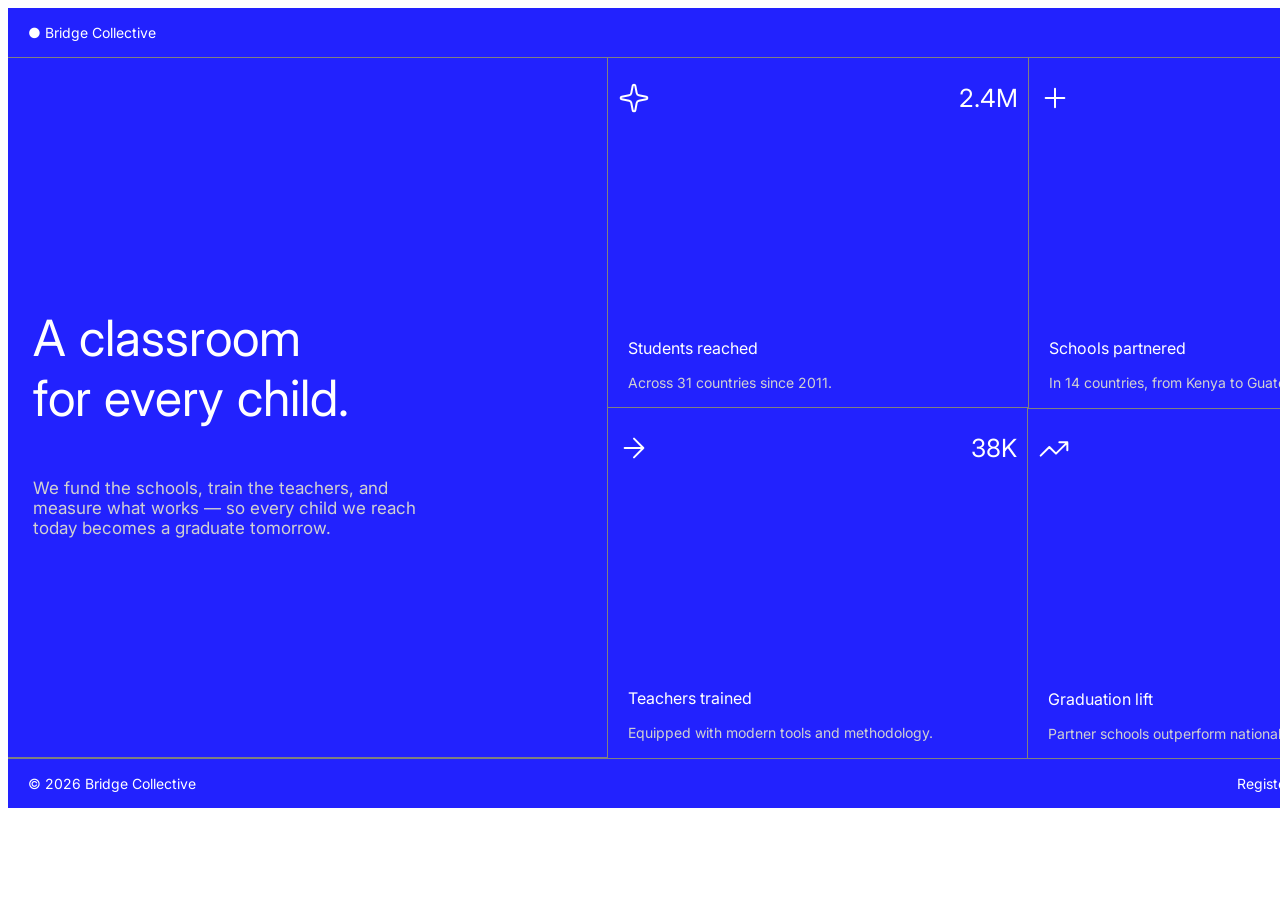
<file: index.html>
<!DOCTYPE html>
<html>
  <head>
    <title>Grid-landing-page-clone</title>

    <meta charset="UTF-8">
    <meta name="viewport" content="width=device-width, initial-scale=1.0">
    
    <link rel="stylesheet" href="styles/grid-template.css">
    <link rel="stylesheet" href="styles/general.css">
    <link rel="stylesheet" href="styles/headers.css">
    <link rel="stylesheet" href="styles/sidebar.css">
    <link rel="stylesheet" href="styles/footer.css">
    <link rel="stylesheet" href="styles/media.css">

    <link rel="preconnect" href="https://fonts.googleapis.com">
    <link rel="preconnect" href="https://fonts.gstatic.com" crossorigin>
    <link href="https://fonts.googleapis.com/css2?family=Inter:ital,opsz,wght@0,14..32,100..900;1,14..32,100..900&family=Montserrat:ital,wght@0,100..900;1,100..900&family=Roboto:ital,wght@0,100..900;1,100..900&display=swap" rel="stylesheet">
  </head>
  <body>
    <div class="container">
      <nav>
        <p>&#9679; Bridge Collective</p>
        <img class="menu" src="icons/icon-menu.svg">
      </nav>
      <div class="sidebar">
        <p class="title">A classroom for every child.</p>
        <p class="description">We fund the schools, train the teachers, and measure what works &#x2014; so every child we reach today becomes a graduate tomorrow.</p>
      </div>
      <div class="content1">
        <div class="flex-inside-content1">
          <img src="icons/icon-sparkle.svg">
          <p>2.4M</p>
        </div>
        <div class="content1-bottom-text">
          <p>Students reached</p>
          <p style="
            color: rgb(209, 209, 209);
            font-size: 14px;
        ">Across 31 countries since 2011.</p>
        </div>
      </div>
      <div class="content2">
        <div class="flex-inside-content2">
          <img src="icons/icon-plus.svg">
          <p>1,284</p>
        </div>
        <div class="content2-bottom-text">
          <p>Schools partnered</p>
          <p style="
            color: rgb(209, 209, 209);
            font-size: 14px;
          ">In 14 countries, from Kenya to Guatemala.</p>
        </div>
      </div>
      <div class="content3">
        <div class="flex-inside-content3">
          <img src="icons/icon-arrow-right.svg">
          <p>38K</p>
        </div>
        <div class="content3-bottom-text">
          <p>Teachers trained</p>
          <p style="
            color: rgb(209, 209, 209);
            font-size: 14px;
          ">Equipped with modern tools and methodology.</p>
        </div>
      </div>
      <div class="content4">
        <div class="flex-inside-content4">
          <img src="icons/icon-trending-up.svg">
          <p>3.1&times;</p>
        </div>
        <div class="content4-bottom-text">
          <p>Graduation lift</p>
          <p style="
            color: rgb(209, 209, 209);
            font-size: 14px;
          ">Partner schools outperform national averages 3x.</p>
        </div>
      </div>
      <footer>
        <p>© 2026 Bridge Collective</p>
        <p>Registered charity 12345678</p>
      </footer>
    </div>
  </body>
</html>
</file>
<file: styles/grid-template.css>
.container {
  display: grid;
  height: 100vh;
  grid-template-columns: 300px 300px 420px 420px;
  grid-template-rows: 50px 350px 350px 50px;
  grid-template-areas: 
  "nav nav nav nav"
  "sidebar sidebar content1 content2"
  "sidebar sidebar content3 content4"
  "footer footer footer footer";
}

.content1 {
  background-color: rgb(34, 34, 254);
  grid-area: content1;
  color: white;
  border-bottom-width: 1px;
  border-bottom-style: solid;
  border-bottom-color: grey;
}

.flex-inside-content1 {
  display: flex;
  justify-content: space-between;
  margin-left: 10px;
  margin-right: 10px;
  font-size: 25px;
}

.content1-bottom-text {
  margin-top: 200px;
  margin-left: 20px;
}

.content2 {
  background-color: rgb(34, 34, 254);
  grid-area: content2;
  border-left-width: 1px;
  border-left-color: grey;
  border-left-style: solid;
  color: white;
}

.flex-inside-content2 {
  display: flex;
  justify-content: space-between;
  margin-left: 10px;
  margin-right: 10px;
  font-size: 25px;
}

.content2-bottom-text {
  margin-top: 200px;
  margin-left: 20px;
}

.content3 {
  background-color: rgb(34, 34, 254);
  grid-area: content3;
  border-right-style: solid;
  border-right-color: grey;
  border-right-width: 1px;
  color: white;
}

.flex-inside-content3 {
  display: flex;
  justify-content: space-between;
  margin-left: 10px;
  margin-right: 10px;
  font-size: 25px;
}

.content3-bottom-text {
  margin-top: 200px;
  margin-left: 20px;
}

.content4 {
  background-color: rgb(34, 34, 254);
  grid-area: content4;
  color: white;
  border-top-width: 1px;
  border-top-color: grey;
  border-top-style: solid;
}

.flex-inside-content4 {
  display: flex;
  justify-content: space-between;
  margin-left: 10px;
  margin-right: 10px;
  font-size: 25px;
}

.content4-bottom-text {
  margin-top: 200px;
  margin-left: 20px;
}

.content1:hover,
.content2:hover,
.content3:hover,
.content4:hover {
  background-color: rgb(72, 72, 248);
  cursor: pointer;
}
</file>
<file: styles/general.css>
body {
  font-family: Inter;
}
</file>
<file: styles/headers.css>
nav {
  background-color: rgb(34, 34, 254);
  grid-area: nav;
  display: flex;
  justify-content: space-between;
  align-items: center;
  color: white;
  padding-left: 20px;
  padding-right: 20px;
  border-bottom-width: 1px;
  border-bottom-style: solid;
  border-bottom-color: grey;
  font-size: 14px;
}

.menu {
  color: white;
}

.menu:hover {
  background-color: rgb(72, 72, 248);
  cursor: pointer;
}
</file>
<file: styles/sidebar.css>
.sidebar {
  background-color: rgb(34, 34, 254);
  grid-area: sidebar;
  border-right-width: 1px;
  border-right-style: solid;
  border-right-color: grey;
  border-bottom-width: 1px;
  border-bottom-style: solid;
  border-bottom-color: grey;
}

.title {
  color: white;
  font-size: 50px;
  width: 320px;
  margin-top: 250px;
  margin-left: 25px;
  margin-right: 25px;
}

.description {
  font-size: 17px;
  color: rgb(209, 209, 209);
  width: 400px;
  margin-left: 25px;
  margin-right: 25px;
}
</file>
<file: styles/footer.css>
footer {
  background-color: rgb(34, 34, 254);
  grid-area: footer;
  display: flex;
  justify-content: space-between;
  align-items: center;
  color: white;
  padding-left: 20px;
  padding-right: 20px;
  border-top-width: 1px;
  border-top-style: solid;
  border-top-color: grey;
  font-size: 14px;
}
</file>
<file: styles/media.css>
@media only screen and (max-width:550px) {
  .container {
    grid-template-columns: 1fr;
    grid-template-rows: 60px 400px 400px 400px 400px 400px 60px;
    grid-template-areas: 
    "nav"
    "sidebar"
    "content1"
    "content2"
    "content3"
    "content4"
    "footer";
  }

  .title {
    margin-top: 50px;
  }

  .description {
    width: 300px;
  }

  .content3 {
    border-top-width: 1px;
    border-top-style: solid;
    border-top-color: grey;
  }
}
</file>
